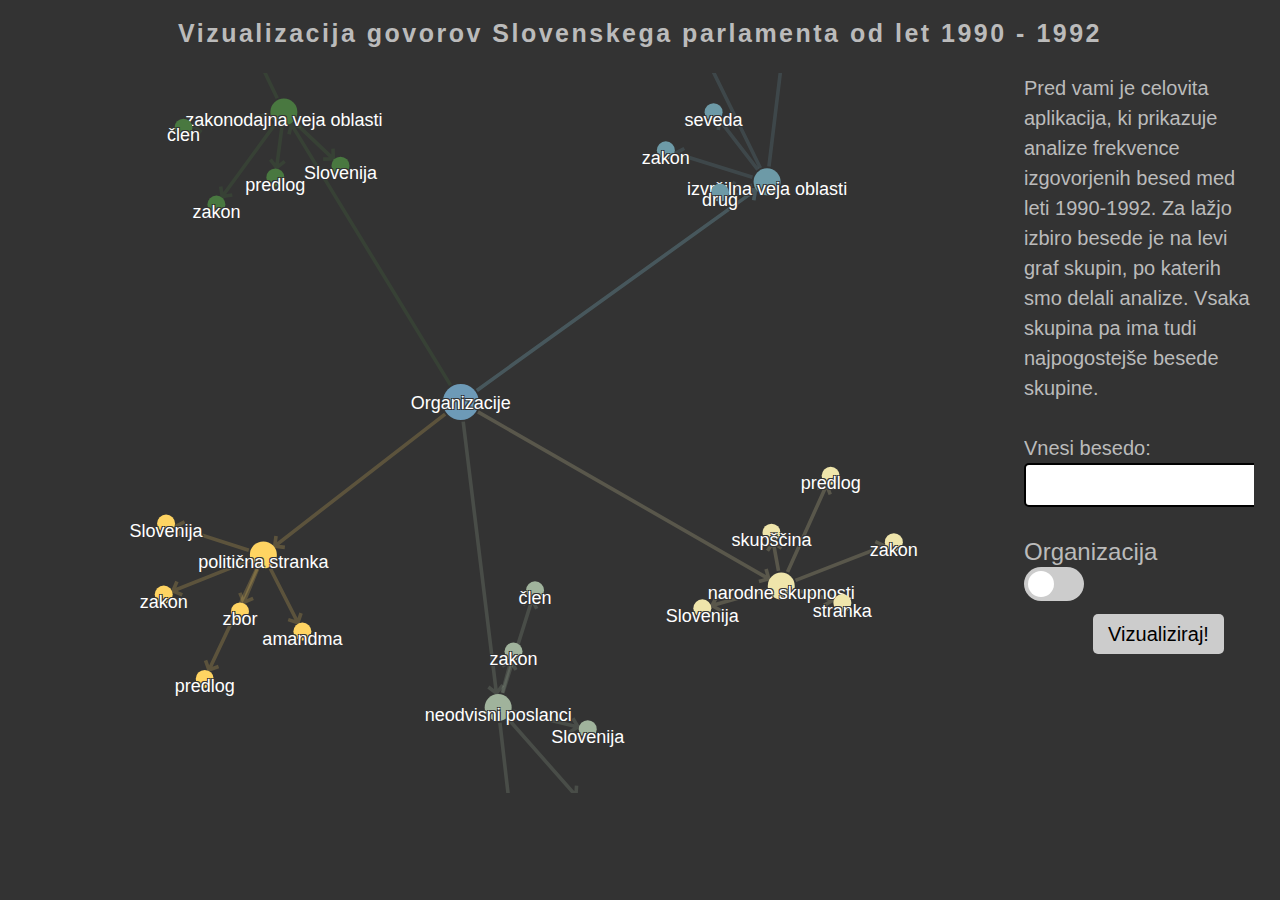
<file: index.html>
<!DOCTYPE html>
	<head>
		<meta http-equiv="content-type" content="text/html; charset=utf-8" />
		<title>Dom</title>
		<link rel="stylesheet" href="styles/vendor.css"/>
		<link rel="stylesheet" href="alchemy.css"/>
		<link rel="icon"  type="image/x-icon" href="[data-uri]" />
		<meta name="Generator" content="Processing" />
		<!-- - - - - - - - - - - - - - - - - - - - - 
		+
		+    Wondering how this works? 
		+
		+    Go to: 
		+    https://processing.org/
		+    https://https://graphalchemist.github.io/Alchemy
		+    and: https://p5js.org
		+   
		+ - - - - - - - - - - - - - - - - - - - - -->
		<style type="text/css">
	body {
	  background-color: #333; color: #bbb; line-height: normal;
	  font-family: Lucida Grande, Lucida Sans, Arial, Helvetica Neue, Verdana, Geneva, sans-serif;
	  font-size: 20px; font-weight: normal; text-decoration: none;
		  line-height: 1.5em;
	}
	a img { 
		border: 0px solid transparent;
	}
	a, a:link, a:visited, a:active, a:hover { 
		color: #cdcdcd; text-decoration: underline;
	}
	h1 {
		font-family: Arial, Helvetica Neue, Verdana, Geneva, sans-serif;
		width: 100%; 
		letter-spacing: 0.1em;
		margin-bottom: 1em;
		font-size: 25px;
		font-weight:bold;
	}
	section {
		font-size: 20px;
	}

   .header {
	width: 100%;
	
	background: #333;
 
}
.alchemy {
	width: 80%;
	height: 80%;
	background: #333;
	float:left;
	/*border: 1px solid green;  this was a placeholder*/
}
.right {
	width: 18%;
	height: 18%;
	background: #333;
	/*border: 1px solid red; this was a placeholder*/
	overflow: hidden;
}  



input[type=text] {
	padding:5px; 
	border:2px solid #000000; 
	-webkit-border-radius: 5px;
	border-radius: 5px;
	color:#000000;
}

input[type=text]:focus {
	border-color:#333;
}

input[type=submit] {
	padding:5px 15px; 
	background:#ccc; 
	border:0 none;
	cursor:pointer;
	-webkit-border-radius: 5px;
	border-radius: 5px; 
	color:#000000;
	margin-left: 30%;
}


 /* The switch - the box around the slider */
.switch {
  position: relative;
  /*display: inline-block;*/
  width: 60px;
  height: 34px;
}

/* Hide default HTML checkbox */
.switch input {display:none;}

/* The slider */
.slider {
  position: absolute;
  cursor: pointer;
  top: 0;
  left: 0;
  right: 0;
  bottom: 0;
  background-color: #ccc;
  -webkit-transition: .4s;
  transition: .4s;
}

.slider:before {
  position: absolute;
  content: "";
  height: 26px;
  width: 26px;
  left: 4px;
  bottom: 4px;
  background-color: white;
  -webkit-transition: .4s;
  transition: .4s;
}

input:checked + .slider {
  background-color: #6d9ab7;
}

input:focus + .slider {
  box-shadow: 0 0 1px #2196F3;
}

input:checked + .slider:before {
  -webkit-transform: translateX(26px);
  -ms-transform: translateX(26px);
  transform: translateX(26px);
}

/* Rounded sliders */
.slider.round {
  border-radius: 34px;
}

.slider.round:before {
  border-radius: 50%;
} 

		</style>
		<!--[if lt IE 9]>
			<script type="text/javascript">alert("Your browser does not support the canvas tag.");</script>
		<![endif]-->
		<script src="libs/p5.js" type="text/javascript"></script>
		<!--<script src="libs/process.js" type="text/javascript"></script>-->


 	

	</head>
	<body>
<div class="header">
<h1 align="center"> Vizualizacija govorov Slovenskega parlamenta od let 1990 - 1992 </h1>
</div>

<div class="alchemy" id="alchemy"></div>

  <script src="scripts/vendor.js"></script>
  <script src="alchemy.min.js"></script>

  <script type="text/javascript">
      var config = {
        dataSource: "data/groups.json", 
        cluster: true, 
        alpha: "0.1",
        clusterColours: ["#6d9ab7","#6d9aa7","#a0b39c","#497840","#efe5ab","#ffd462"],
        forceLocked: false,
        nodeCaption: "title", 
//jebo pofukano mater pa ta backgroundcolour se u notr
        backgroundColour: "#333",
        graphHeight: function (){return window.innerHeight*0.8},
        graphWidth: function (){return window.innerWidth*0.8},
        edgeCaption: "relatedness",
        nodeCaptionsOnByDefault: true,
        //linkDistancefn: function (edge, k) { console.log(edge,caption); return 1.0},
        nodeTypes: {"type":["besede","hed_root", "ind_root", "leg_root", "nat_root", "pol_root",
        "hed_node", "ind_node", "leg_node", "nat_node", "pol_node"]},
        directedEdges:true,
        nodeStyle: {
          "all": {
                    "borderWidth": function() {return 0}
          
                    },
            "beseda": {
                "radius": 20
            },
           "hed_root": {
                "radius": 15,
                "color": "#6d9aa7",
                "selected": {
                        "color": "#ffffff",
                    }
            },
           "ind_root": {
                "radius": 15,
                "color": "#a0b39c",
                "selected": {
                        "color": "#ffffff",
                    }
            },
           "leg_root": {
                "radius": 15,
                "color": "#497840",
                "selected": {
                        "color": "#ffffff",
                    }
            },
           "nat_root": {
                "radius": 15,
                "color": "#efe5ab",
                "selected": {
                        "color": "#ffffff",
                    }
            },
           "pol_root": {
                "radius": 15,
                "color": "#ffd462",
                "selected": {
                        "color": "#ffffff",
                    }
            },
           "hed_node": {
                "radius": 10,
                "color": "#6d9aa7",
                "selected": {
                        "color": "#ffffff",
                    }
            },
           "ind_node": {
                "radius": 10,
                "color": "#a0b39c",
                "selected": {
                        "color": "#ffffff",
                    }
            },
           "leg_node": {
                "radius": 10,
                "color": "#497840",
                "selected": {
                        "color": "#ffffff",
                    }
            },
           "nat_node": {
                "radius": 10,
                "color": "#efe5ab",
                "selected": {
                        "color": "#ffffff",
                    }
            },
           "pol_node": {
                "radius": 10,
                "color": "#ffd462",
                "selected": {
                        "color": "#ffffff",
                    }
            }
        }, 
        initialScale: 0.9, 
        initialTranslate: [0,5]
		}

      var config_theme = {
        dataSource: "data/themes.json", 
        cluster: true, 
        alpha: 0.001,
        clusterColours: ["#6d9ab7","#9cc3ce","#6d9aa7","#a0b39c","#497840","#efe5ab","#ffd462"],
        forceLocked: false,
        nodeCaption: "title", 
//jebo pofukano mater pa ta backgroundcolour se u notr
        backgroundColour: "#333",
        graphHeight: function (){return window.innerHeight*0.8},
        graphWidth: function (){return window.innerWidth*0.8},
        edgeCaption: "relatedness",
        nodeCaptionsOnByDefault: true,
        //linkDistancefn: function (edge, k) { console.log(edge.distance); return edge.distance},
        nodeTypes: {"type":["beseda","exe_root","hed_root", "ind_root", "leg_root", "nat_root", "pol_root",
        "exe_node","hed_node", "ind_node", "leg_node", "nat_node", "pol_node"]},
        directedEdges:true,
        nodeStyle: {
          "all": {
                    "borderWidth": function() {return 0}
                    },
            "beseda": {
                "radius": 20
            },
"exe_root": {
                "radius": 15,
                "color": "#6d9aa7",
                "selected": {
                        "color": "#ffffff",
                    }
            },
           "hed_root": {
                "radius": 15,
                "color": "#6d9aa7",
                "selected": {
                        "color": "#ffffff",
                    }
            },
           "ind_root": {
                "radius": 15,
                "color": "#a0b39c",
                "selected": {
                        "color": "#ffffff",
                    }
            },
           "leg_root": {
                "radius": 15,
                "color": "#497840",
                "selected": {
                        "color": "#ffffff",
                    }
            },
           "nat_root": {
                "radius": 15,
                "color": "#efe5ab",
                "selected": {
                        "color": "#ffffff",
                    }
            },
           "pol_root": {
                "radius": 15,
                "color": "#ffd462",
                "selected": {
                        "color": "#ffffff",
                    }
            },
           "exe_node": {
                "radius": 10,
                "color": "#6d9aa7",
                "selected": {
                        "color": "#ffffff",
                    }
            },
           "hed_node": {
                "radius": 10,
                "color": "#6d9aa7",
                "selected": {
                        "color": "#ffffff",
                    }
            },
           "ind_node": {
                "radius": 10,
                "color": "#a0b39c",
                "selected": {
                        "color": "#ffffff",
                    }
            },
           "leg_node": {
                "radius": 10,
                "color": "#497840",
                "selected": {
                        "color": "#ffffff",
                    }
            },
           "nat_node": {
                "radius": 10,
                "color": "#efe5ab",
                "selected": {
                        "color": "#ffffff",
                    }
            },
           "pol_node": {
                "radius": 10,
                "color": "#ffd462",
                "selected": {
                        "color": "#ffffff",
                    }
            }
        }, 
        initialScale: 0.9, 
        initialTranslate: [0,5]
		}
        alchemy = new Alchemy(config);

function passWord()
{
        var getInput = document.getElementById("wordInput").value;
        //console.log(getInput);
        localStorage.setItem("storeWord",getInput);
        if (document.getElementById("checkBox").checked){
			window.open("http://travca.si/OO/projekt1/vizualize_tema.html","_blank")}
        else{
			window.open("http://travca.si/OO/projekt1/vizualize.html","_blank");
		}

}

function handleSwitch(cb)
{

	if(cb.checked){
		document.getElementById("switchText").innerHTML = "Tematika";
		document.getElementById("switchText").style.color = "#6d9ab7";
		alchemy = null;
		alchemy = new Alchemy(config_theme);
	}

	else
	{
		document.getElementById("switchText").innerHTML = "Organizacija";
		document.getElementById("switchText").style.color = "#bbb";
		alchemy = null;
		alchemy = new Alchemy(config);

	}

}


</script>

<div class = "right">
        <section>
                Pred vami je celovita aplikacija, ki prikazuje 
                analize frekvence izgovorjenih besed med leti 1990-1992. 
                Za lažjo izbiro besede 
                je na levi graf skupin, po katerih smo delali analize. 
                Vsaka skupina pa ima tudi najpogostejše besede skupine. <br><br>

        </section>
        <form action="" onsubmit="passWord()">
 
				<section>Vnesi besedo:</section>
                <input type="text"  id="wordInput"><br><br>
                
				<section id="switchText" style="font-size: 1.2em">Organizacija</section>
                <label class="switch" for="checkBox">
                <input type="checkbox" id="checkBox" onClick="handleSwitch(this)">
                <span class="slider round"></span>
                </label><br>
                <input type="submit" value="Vizualiziraj!">
        </form> 



</div>



</body>
</html>
</file>
<file: alchemy.css>
@-webkit-keyframes fadeIn {
  0% {
    opacity: 0;
  }

  25% {
    opacity: .3;
  }

  50% {
    opacity: .66;
  }

  75% {
    opacity: 1;
  }
}

@keyframes fadeIn {
  0% {
    opacity: 0;
  }

  25% {
    opacity: .3;
  }

  50% {
    opacity: .66;
  }

  75% {
    opacity: 1;
  }
}

@-webkit-keyframes pulse {
  0% {
    text-shadow: 0 0 10px rgba(255,255,255,0.2),0 0 12px rgba(255,255,255,0.2),0 0 16px rgba(255,255,255,0.2);
  }

  25% {
    text-shadow: 0 0 12px rgba(255,255,255,0.2),0 0 15px rgba(255,255,255,0.2),0 0 20px rgba(255,255,255,0.2),0 0 6px rgba(104,185,254,0.7),0 0 10px rgba(104,185,254,0.7);
  }

  50% {
    text-shadow: 0 0 12px rgba(255,255,255,0.2),0 0 15px rgba(255,255,255,0.2),0 0 20px rgba(255,255,255,0.2),0 0 8px rgba(104,185,254,0.7),0 0 10px rgba(104,185,254,0.7),0 0 15px rgba(104,185,254,0.7);
  }

  75% {
    text-shadow: 0 0 12px rgba(255,255,255,0.2),0 0 15px rgba(255,255,255,0.2),0 0 25px rgba(255,255,255,0.2),0 0 8px rgba(104,185,254,0.7),0 0 12px rgba(104,185,254,0.7),0 0 15px rgba(104,185,254,0.7),0 0 20px rgba(104,185,254,0.7);
  }
}

@keyframes pulse {
  0% {
    text-shadow: 0 0 10px rgba(255,255,255,0.2),0 0 12px rgba(255,255,255,0.2),0 0 16px rgba(255,255,255,0.2);
  }

  25% {
    text-shadow: 0 0 12px rgba(255,255,255,0.2),0 0 15px rgba(255,255,255,0.2),0 0 20px rgba(255,255,255,0.2),0 0 6px rgba(104,185,254,0.7),0 0 10px rgba(104,185,254,0.7);
  }

  50% {
    text-shadow: 0 0 12px rgba(255,255,255,0.2),0 0 15px rgba(255,255,255,0.2),0 0 20px rgba(255,255,255,0.2),0 0 8px rgba(104,185,254,0.7),0 0 10px rgba(104,185,254,0.7),0 0 15px rgba(104,185,254,0.7);
  }

  75% {
    text-shadow: 0 0 12px rgba(255,255,255,0.2),0 0 15px rgba(255,255,255,0.2),0 0 25px rgba(255,255,255,0.2),0 0 8px rgba(104,185,254,0.7),0 0 12px rgba(104,185,254,0.7),0 0 15px rgba(104,185,254,0.7),0 0 20px rgba(104,185,254,0.7);
  }
}

@-webkit-keyframes slide-in {
  0% {
    -webkit-transform: translate(-100%, 0);
    transform: translate(-100%, 0);
  }

  100% {
    -webkit-transform: translate(0%, 0);
    transform: translate(0%, 0);
  }
}

@keyframes slide-in {
  0% {
    -webkit-transform: translate(-100%, 0);
    transform: translate(-100%, 0);
  }

  100% {
    -webkit-transform: translate(0%, 0);
    transform: translate(0%, 0);
  }
}

@-webkit-keyframes slide-out {
  0% {
    -webkit-transform: translate(0%, 0);
    transform: translate(0%, 0);
  }

  100% {
    -webkit-transform: translate(-100%, 0);
    transform: translate(-100%, 0);
  }
}

@keyframes slide-out {
  100% {
    -webkit-transform: translate(-100%, 0);
    transform: translate(-100%, 0);
  }
}

svg {
  position: absolute;
  left: 0;
  cursor: -webkit-grab;
  height: 100%;
  width: 100%;
  color: #333;
}

.node {
  cursor: pointer;
}

.node text.root {
  font-size: 100px;
}

.node text {
  display: none;
  fill: white;
  font-weight: 200;
  text-anchor: middle;
  z-index: 1000;
  text-shadow: 1px 1px #333, -1px 1px #333, 1px -1px #333, -1px -1px #333;
}

.node.active {
  opacity: 1;
}

.node.active.selected text {
  display: block;
}

.node.active:hover text {
  display: block;
}

defs #arrow path {
  stroke: #CCC;
  stroke-opacity: 0.2;
  fill: #CCC;
  opacity: 1;
}

.edge text {
  stroke-width: 0;
}

.edge .edge-handler {
  fill: none;
  stroke: none;
}

.edge .edge-line {
  fill: none;
}

.edge.active text {
  display: none;
  fill: white;
  font-weight: 200;
  text-anchor: middle;
  text-shadow: 1px 1px #333, -1px 1px #333, 1px -1px #333, -1px -1px #333;
  z-index: 1000;
}

.edge.active:hover,
.edge.active.selected {
  cursor: pointer;
}

.edge.active:hover text,
.edge.active.selected text {
  display: block;
}

.edge.active.highlight text {
  display: block;
}

#zoom-controls {
  background-color: transparent;
  background-image: url("images/maze-black.png");
  border-top-right-radius: 3px;
  border-bottom-right-radius: 3px;
  box-shadow: 0 0 5px rgba(255,255,255,0.3);
  margin-top: 10%;
  z-index: 5;
  position: relative;
  display: block;
  width: 55px;
}

#zoom-controls #zoom-in,
#zoom-controls #zoom-out,
#zoom-controls #zoom-reset {
  padding: 12px;
  margin: 0;
  width: 100%;
}

#zoom-controls #zoom-in i,
#zoom-controls #zoom-out i,
#zoom-controls #zoom-reset i {
  color: #E89619;
}

#zoom-controls #zoom-in:hover,
#zoom-controls #zoom-out:hover,
#zoom-controls #zoom-reset:hover {
  background-color: rgba(255,255,255,0.2);
}

#zoom-controls #zoom-in:active,
#zoom-controls #zoom-out:active,
#zoom-controls #zoom-reset:active {
  border: none;
}

.fa-caret-right,
.fa-caret-down,
.fa-search {
  margin: 0 5px;
  color: #e89619;
}

#search {
  margin-top: 2em;
  margin-bottom: 1em;
  padding: .5em 1em;
  width: 100%;
}

#search span {
  vertical-align: bottom;
}

#search input {
  background-color: black;
  border: none;
  font-size: 20px;
  color: white;
  padding-left: 0.5em;
}

#search .search-icon {
  height: 22px;
  background-color: #000;
  border-color: #000;
  border-right-color: #111;
}

#stats {
  padding: 0.5em 1em;
  background-color: transparent;
  border-bottom: thin dashed #e89619;
}

#stats #stats-header {
  padding: 10px;
}

#stats #all-stats {
  color: white;
  border-radius: none;
  border: none;
  background: transparent;
  overflow: auto;
}

#stats #all-stats li {
  padding: 3px;
}

#stats #node-stats-graph,
#stats #edge-stats-graph {
  height: 250px;
}

#stats #node-stats-graph svg,
#stats #edge-stats-graph svg {
  opacity: .6;
  background: transparent;
}

#stats #node-stats-graph text,
#stats #edge-stats-graph text {
  font-size: 60px;
  fill: white;
  font-weight: bold;
  text-anchor: middle;
  z-index: 1000;
}

#stats #node-stats-graph .no-data,
#stats #edge-stats-graph .no-data {
  margin: 30px 0;
  color: #e89619;
}

#stats .badge {
  border-radius: 0;
  height: 100%;
  background-color: rgba(104,185,254,0.6);
}

#editor {
  padding: 0.5em 1em;
  background-color: transparent;
  border-bottom: thin dashed #e89619;
}

#editor h3 {
  padding: 10px;
}

#editor #element-options {
  display: -webkit-flex;
  display: flex;
  -webkit-flex-direction: column;
  flex-direction: column;
  cursor: pointer;
  margin-top: 10px;
  margin-left: 2%;
  color: white;
}

#editor #element-options .property,
#editor #element-options #add-property-form {
  display: -webkit-inline-flex;
  display: inline-flex;
  margin: 4px 0;
  width: 100%;
}

#editor #element-options .property-value,
#editor #element-options #add-property-form #add-property #add-prop-value {
  border: thin rgba(255,255,255,0.2) solid;
  border-left: none;
  background-color: black;
  color: white;
  width: 100%;
  border-top-left-radius: 0;
  border-bottom-left-radius: 0;
}

#editor #element-options .property-name,
#editor #element-options #add-property-form #add-property #add-prop-key {
  text-align: center;
  font-weight: 200;
  cursor: default;
  background: #2E2E2E;
  border: thin transparent solid;
  color: #e89619;
  border-right: none;
  border-top-right-radius: 0;
  border-bottom-right-radius: 0;
}

#editor #element-options input[type="submit"],
#editor #element-options #update-properties {
  color: #e89619;
  border-top-right-radius: 4px;
  border-bottom-right-radius: 4px;
  width: auto;
  background: rgba(255,255,255,0.1);
  border: thin solid #e89619;
  text-align: center;
}

#editor #element-options input[type="submit"]:active,
#editor #element-options #update-properties:active,
#editor #element-options input[type="submit"]:focus,
#editor #element-options #update-properties:focus {
  outline: none;
}

#editor #element-options input[type="submit"]:hover,
#editor #element-options #update-properties:hover {
  color: white;
  border: thin solid white;
}

#editor #element-options #update-properties {
  border-radius: 4px;
  padding: 10px;
  width: 100%;
  margin-bottom: 20px;
}

#editor #element-options #add-property-form #add-property {
  display: -webkit-flex;
  display: flex;
  -webkit-flex-grow: 2;
  flex-grow: 2;
  -webkit-flex-direction: column;
  flex-direction: column;
}

#editor #element-options #add-property-form #add-property #add-prop-value {
  text-align: center;
  width: 100%;
  border-top-right-radius: 0;
  border-bottom-right-radius: 0;
  border-bottom-left-radius: 4px;
  border: thin rgba(255,255,255,0.2) solid;
}

#editor #element-options #add-property-form #add-property #add-prop-key {
  cursor: text;
  width: 100%;
  border-top-left-radius: 4px;
  border-bottom-left-radius: 0;
}

#editor #editor-interactions.active {
  color: #e89619;
}

#editor #editor-interactions.inactive {
  color: white;
}

#editor #node-editor.enabled,
#editor #edge-editor.enabled {
  -webkit-animation: fadeIn 1s linear;
  animation: fadeIn 1s linear;
}

#control-dash-wrapper {
  font-family: 'Source Sans Pro', Helvetica, sans-serif;
  letter-spacing: .05em;
  height: inherit;
  z-index: inherit;
  padding: 0;
}

#control-dash-wrapper.initial {
  -webkit-transform: translate(-100%, 0);
  transform: translate(-100%, 0);
}

#control-dash-wrapper.initial #dash-toggle {
  color: #e89619;
  -webkit-animation: 4s pulse linear;
  animation: 4s pulse linear;
}

#control-dash-wrapper.off-canvas {
  -webkit-transform: translate(-100%, 0);
  transform: translate(-100%, 0);
  -webkit-animation: slide-out .75s linear;
  animation: slide-out .75s linear;
}

#control-dash-wrapper.off-canvas #dash-toggle {
  color: #e89619;
  -webkit-animation: 4s pulse linear;
  animation: 4s pulse linear;
}

#control-dash-wrapper.on-canvas {
  -webkit-animation: slide-in .75s ease-in-out;
  animation: slide-in .75s ease-in-out;
}

#control-dash-wrapper.on-canvas * {
  box-shadow: none !important;
}

#control-dash-wrapper.on-canvas #dash-toggle {
  color: rgba(232,150,25,0.6);
}

#control-dash-wrapper.on-canvas #dash-toggle:hover {
  color: #e89619;
  -webkit-animation: 4s pulse linear;
  animation: 4s pulse linear;
}

#control-dash-wrapper #control-dash {
  overflow-x: hidden;
  overflow-y: scroll;
  background-color: transparent;
  background-image: url("images/maze-black.png");
  padding: 0;
  height: inherit;
  z-index: 5;
}

#control-dash-wrapper #control-dash h3 {
  display: inline;
  margin: 0;
}

#control-dash-wrapper #dash-toggle {
  z-index: 5;
  background-color: transparent;
  background-image: url("images/maze-black.png");
  border-top-right-radius: 3px;
  border-bottom-right-radius: 3px;
  box-shadow: 0 0 5px rgba(255,255,255,0.3);
  position: absolute;
  left: 0;
  top: 50%;
  font-size: 2.2em;
  color: rgba(255,255,255,0.2);
  padding: 10px;
}

#control-dash-wrapper button {
  border-radius: 0;
  border: none;
  background-color: transparent;
}

#control-dash-wrapper button:active {
  border: none;
}

#control-dash-wrapper h3 {
  font-weight: 200;
  margin-top: 10px;
  color: white;
  cursor: pointer;
  vertical-align: top;
}

#control-dash-wrapper li {
  cursor: pointer;
  background: transparent;
  border: none;
  border-radius: 0;
}

#clustering {
  padding: 0.5em 1em;
  cursor: pointer;
  color: white;
  border-bottom: thin dashed #E89619;
}

#clustering #cluster_control_header,
#clustering #cluster-key-container {
  padding: 10px 10px 0 10px;
}

#clustering #cluster-key {
  color: #333;
  background-color: #000;
  border-radius: 4px;
  border: thin solid #333;
  text-align: center;
  display: inline-block;
  width: 100%;
}

#filters {
  padding: 0.5em 1em;
  background-color: transparent;
  border-bottom: thin dashed #e89619;
  color: white;
}

#filters form {
  width: 100%;
}

#filters #filter-header {
  padding: 10px;
}

#filters #filter-relationships,
#filters #filter-nodes {
  background-color: transparent;
  display: inline-block;
  width: 45%;
  margin-left: 2%;
  overflow: auto;
  text-align: center;
  vertical-align: top;
}

#filters #filter-relationships #filter-node-header,
#filters #filter-relationships #filter-rel-header,
#filters #filter-nodes #filter-node-header,
#filters #filter-nodes #filter-rel-header {
  margin: 10px 0;
  cursor: pointer;
  background-color: transparent;
  border: none;
  border-radius: 0;
  width: 100%;
}

#filters #filter-relationships #filter-node-header h4,
#filters #filter-relationships #filter-rel-header h4,
#filters #filter-nodes #filter-node-header h4,
#filters #filter-nodes #filter-rel-header h4 {
  font-weight: 200;
  display: inline;
  color: white;
}

#filters #filter-relationships #filter-node-header:active,
#filters #filter-relationships #filter-rel-header:active,
#filters #filter-nodes #filter-node-header:active,
#filters #filter-nodes #filter-rel-header:active {
  border: none;
  box-shadow: none;
}

#filters #filter-relationships #rel-dropdown,
#filters #filter-relationships #node-dropdown,
#filters #filter-nodes #rel-dropdown,
#filters #filter-nodes #node-dropdown {
  margin: 20px 0;
  border-radius: none;
  border: none;
  background: transparent;
}

#filters #filter-relationships #rel-dropdown li,
#filters #filter-relationships #node-dropdown li,
#filters #filter-nodes #rel-dropdown li,
#filters #filter-nodes #node-dropdown li {
  padding: 5px;
}

#filters #filter-relationships #rel-dropdown li:hover,
#filters #filter-relationships #node-dropdown li:hover,
#filters #filter-nodes #rel-dropdown li:hover,
#filters #filter-nodes #node-dropdown li:hover {
  background-color: rgba(255,255,255,0.2);
}

#filters .disabled {
  color: rgba(255,255,255,0.5);
}

#filters .disabled:hover {
  color: #fdc670;
}

.alchemy {
  position: relative;
}

.alchemy #search form {
  z-index: 2;
  display: inline;
  margin-left: 100px;
}

.alchemy #add-tag {
  width: 300px;
  display: inline-block;
}

.alchemy #tags input {
  max-width: 220px;
}

.alchemy #tags-list {
  padding: 0;
}

.alchemy #tags-list .icon-remove-sign {
  cursor: pointer;
}

.alchemy #tags-list li {
  display: inline-block;
  margin-top: 5px;
}

.alchemy #tags-list span {
  background-color: #ccc;
  color: #333;
  border-radius: 10em;
  display: inline-block;
  padding: 1px 6px;
}

.alchemy #filter-nodes label,
.alchemy #filter-relationships label {
  font-weight: normal;
  margin-right: 1em;
}

.alchemy .clear {
  clear: both;
}

.alchemy text {
  font-weight: 200;
  text-anchor: middle;
}
</file>
